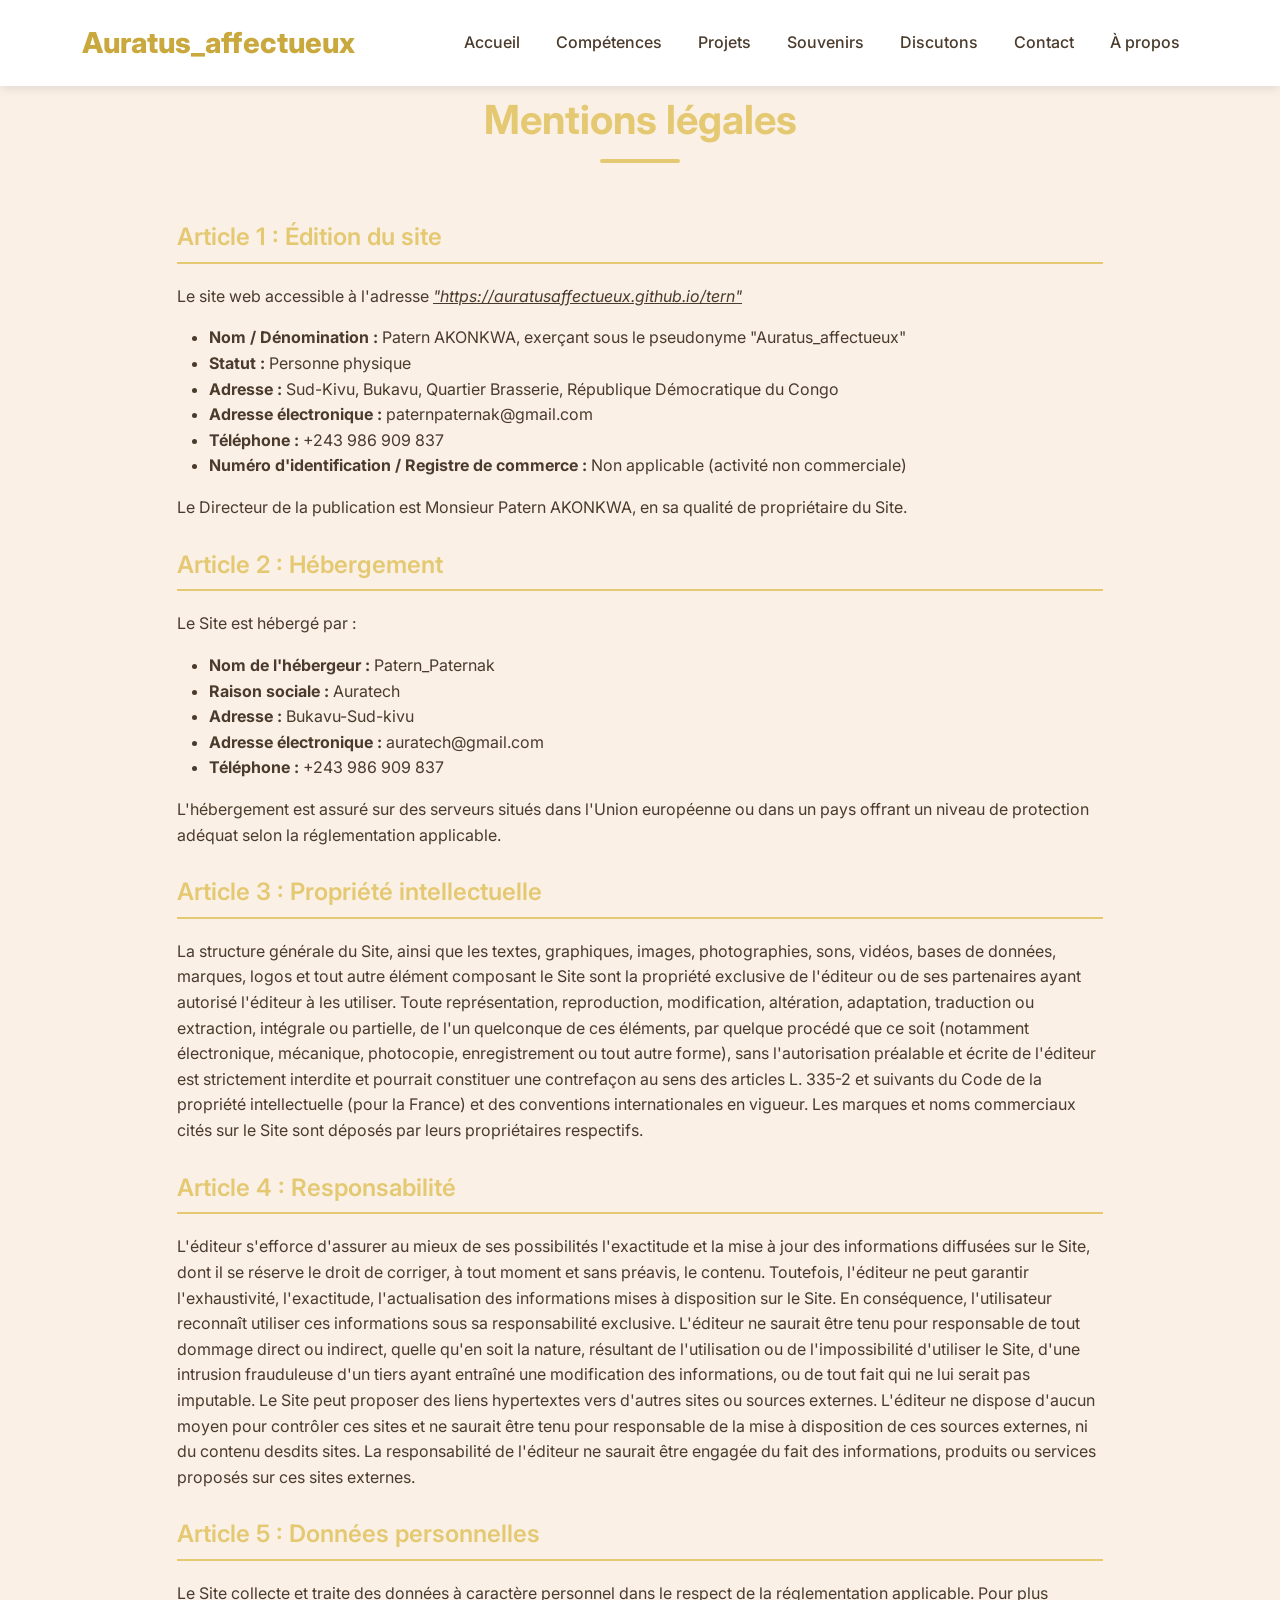
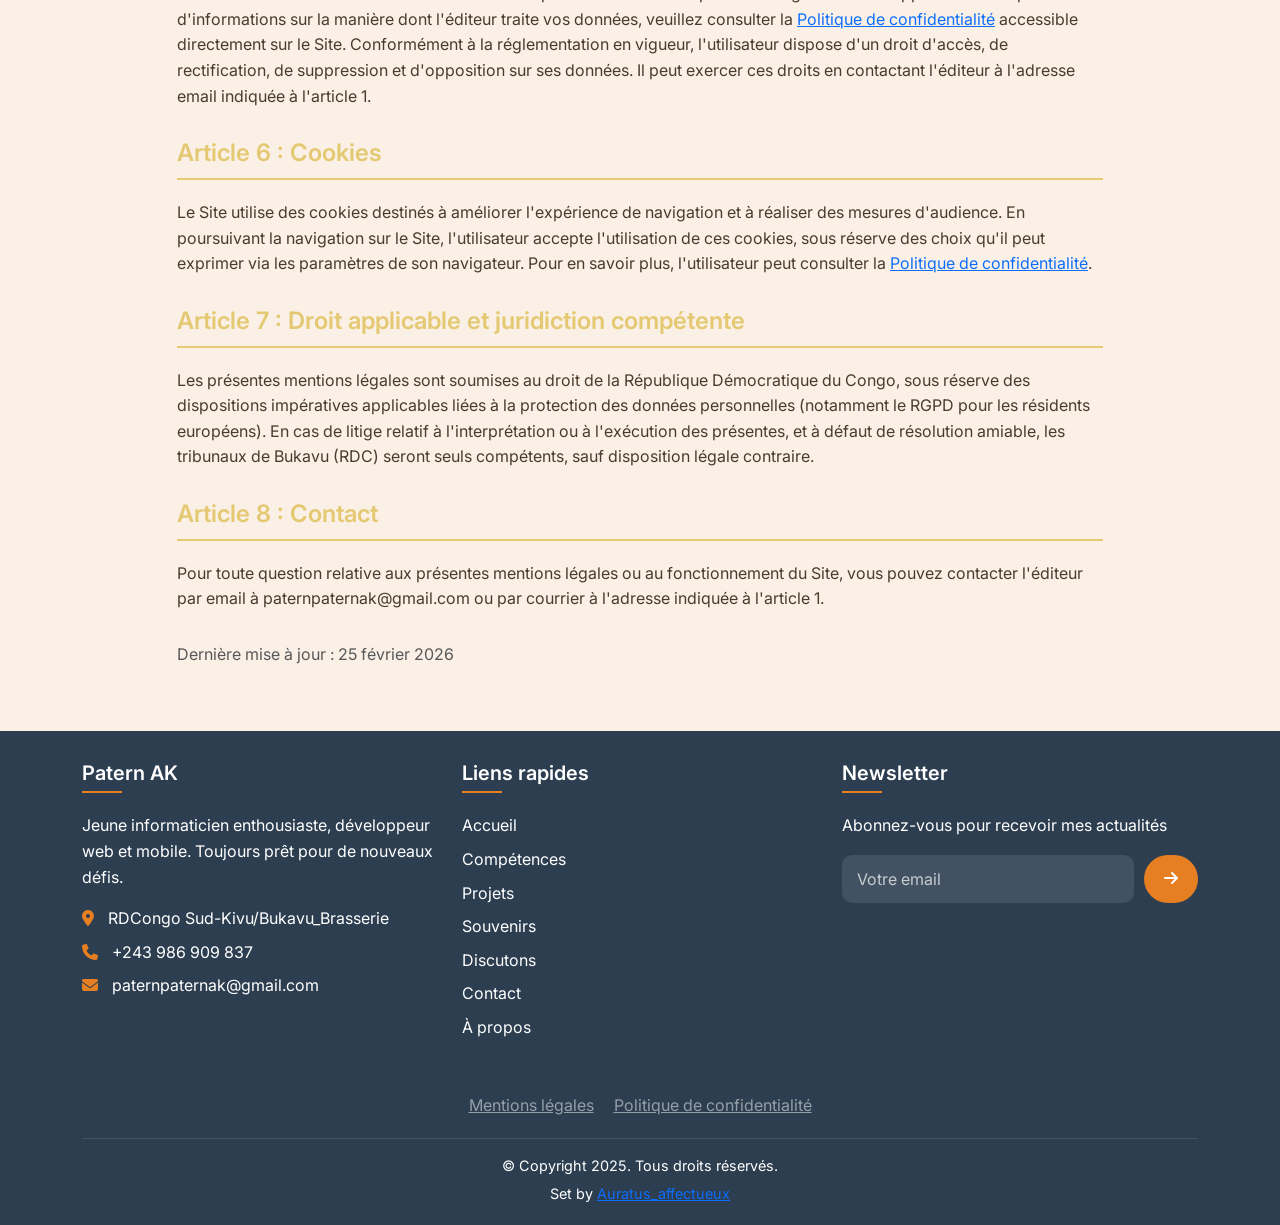
<file: mentions.html>
<!DOCTYPE html>
<html lang="fr">

<head>
    <meta charset="UTF-8">
    <meta name="viewport" content="width=device-width, initial-scale=1.0">
    <title>Mentions légales - Auratus_affectueux </title>
    <link href="https://cdn.jsdelivr.net/npm/bootstrap@5.3.0/dist/css/bootstrap.min.css" rel="stylesheet">
    <link rel="stylesheet" href="https://cdnjs.cloudflare.com/ajax/libs/font-awesome/6.4.0/css/all.min.css">
    <link href="https://fonts.googleapis.com/css2?family=Inter:wght@300;400;600;700&display=swap" rel="stylesheet">
    <link rel="stylesheet" href="style.css">
    <style>
        .article {
            margin-bottom: 30px;
        }

        .article h4 {
            color: var(--primary);
            border-bottom: 2px solid var(--primary);
            padding-bottom: 10px;
            margin-bottom: 20px;
        }
    </style>
</head>

<body>
    <nav class="navbar navbar-expand-lg fixed-top">
        <div class="container">
            <a class="navbar-brand" href="index.html">Auratus_affectueux</a>
            <button class="navbar-toggler" type="button" data-bs-toggle="collapse" data-bs-target="#navbarNav">
                <span class="navbar-toggler-icon"></span>
            </button>
            <div class="collapse navbar-collapse" id="navbarNav">
                <ul class="navbar-nav ms-auto">
                    <li class="nav-item"><a class="nav-link" href="index.html">Accueil</a></li>
                    <li class="nav-item"><a class="nav-link" href="index.html#competences">Compétences</a></li>
                    <li class="nav-item"><a class="nav-link" href="index.html#projets">Projets</a></li>
                    <li class="nav-item"><a class="nav-link" href="index.html#souvenirs">Souvenirs</a></li>
                    <li class="nav-item"><a class="nav-link" href="index.html#discutons">Discutons</a></li>
                    <li class="nav-item"><a class="nav-link" href="index.html#contact">Contact</a></li>
                    <li class="nav-item"><a class="nav-link" href="apropos.html">À propos</a></li>
                </ul>
            </div>
        </div>
    </nav>

    <section class="py-5 mt-5">
        <div class="container">
            <h2 class="section-title">Mentions légales</h2>
            <div class="row justify-content-center">
                <div class="col-lg-10">
                    <div class="article">
                        <h4>Article 1 : Édition du site</h4>
                        <p>Le site web accessible à l'adresse <u><i>"https://auratusaffectueux.github.io/tern"</i></u>
                        <ul>
                            <li><strong>Nom / Dénomination :</strong> Patern AKONKWA, exerçant sous le pseudonyme
                                "Auratus_affectueux"</li>
                            <li><strong>Statut :</strong> Personne physique</li>
                            <li><strong>Adresse :</strong> Sud-Kivu, Bukavu, Quartier Brasserie, République Démocratique
                                du Congo</li>
                            <li><strong>Adresse électronique :</strong> paternpaternak@gmail.com</li>
                            <li><strong>Téléphone :</strong> +243 986 909 837</li>
                            <li><strong>Numéro d'identification / Registre de commerce :</strong> Non applicable
                                (activité non commerciale)</li>
                        </ul>
                        <p>Le Directeur de la publication est Monsieur Patern AKONKWA, en sa qualité de propriétaire du
                            Site.</p>
                    </div>

                    <div class="article">
                        <h4>Article 2 : Hébergement</h4>
                        <p>Le Site est hébergé par :</p>
                        <ul>
                            <li><strong>Nom de l'hébergeur :</strong> Patern_Paternak</li>
                            <li><strong>Raison sociale :</strong> Auratech</li>
                            <li><strong>Adresse :</strong> Bukavu-Sud-kivu</li>
                            <li><strong>Adresse électronique :</strong> auratech@gmail.com</li>
                            <li><strong>Téléphone :</strong> +243 986 909 837 </li>
                        </ul>
                        <p>L'hébergement est assuré sur des serveurs situés dans l'Union européenne ou dans un pays
                            offrant un niveau de protection adéquat selon la réglementation applicable.</p>
                    </div>

                    <div class="article">
                        <h4>Article 3 : Propriété intellectuelle</h4>
                        <p>La structure générale du Site, ainsi que les textes, graphiques, images, photographies, sons,
                            vidéos, bases de données, marques, logos et tout autre élément composant le Site sont la
                            propriété exclusive de l'éditeur ou de ses partenaires ayant autorisé l'éditeur à les
                            utiliser. Toute représentation, reproduction, modification, altération, adaptation,
                            traduction ou extraction, intégrale ou partielle, de l'un quelconque de ces éléments, par
                            quelque procédé que ce soit (notamment électronique, mécanique, photocopie, enregistrement
                            ou tout autre forme), sans l'autorisation préalable et écrite de l'éditeur est strictement
                            interdite et pourrait constituer une contrefaçon au sens des articles L. 335-2 et suivants
                            du Code de la propriété intellectuelle (pour la France) et des conventions internationales
                            en vigueur. Les marques et noms commerciaux cités sur le Site sont déposés par leurs
                            propriétaires respectifs.</p>
                    </div>

                    <div class="article">
                        <h4>Article 4 : Responsabilité</h4>
                        <p>L'éditeur s'efforce d'assurer au mieux de ses possibilités l'exactitude et la mise à jour des
                            informations diffusées sur le Site, dont il se réserve le droit de corriger, à tout moment
                            et sans préavis, le contenu. Toutefois, l'éditeur ne peut garantir l'exhaustivité,
                            l'exactitude, l'actualisation des informations mises à disposition sur le Site. En
                            conséquence, l'utilisateur reconnaît utiliser ces informations sous sa responsabilité
                            exclusive. L'éditeur ne saurait être tenu pour responsable de tout dommage direct ou
                            indirect, quelle qu'en soit la nature, résultant de l'utilisation ou de l'impossibilité
                            d'utiliser le Site, d'une intrusion frauduleuse d'un tiers ayant entraîné une modification
                            des informations, ou de tout fait qui ne lui serait pas imputable. Le Site peut proposer des
                            liens hypertextes vers d'autres sites ou sources externes. L'éditeur ne dispose d'aucun
                            moyen pour contrôler ces sites et ne saurait être tenu pour responsable de la mise à
                            disposition de ces sources externes, ni du contenu desdits sites. La responsabilité de
                            l'éditeur ne saurait être engagée du fait des informations, produits ou services proposés
                            sur ces sites externes.</p>
                    </div>

                    <div class="article">
                        <h4>Article 5 : Données personnelles</h4>
                        <p>Le Site collecte et traite des données à caractère personnel dans le respect de la
                            réglementation applicable. Pour plus d'informations sur la manière dont l'éditeur traite vos
                            données, veuillez consulter la <a href="politique.html">Politique de confidentialité</a>
                            accessible directement sur le Site. Conformément à la réglementation en vigueur,
                            l'utilisateur dispose d'un droit d'accès, de rectification, de suppression et d'opposition
                            sur ses données. Il peut exercer ces droits en contactant l'éditeur à l'adresse email
                            indiquée à l'article 1.</p>
                    </div>

                    <div class="article">
                        <h4>Article 6 : Cookies</h4>
                        <p>Le Site utilise des cookies destinés à améliorer l'expérience de navigation et à réaliser des
                            mesures d'audience. En poursuivant la navigation sur le Site, l'utilisateur accepte
                            l'utilisation de ces cookies, sous réserve des choix qu'il peut exprimer via les paramètres
                            de son navigateur. Pour en savoir plus, l'utilisateur peut consulter la <a
                                href="politique.html">Politique de confidentialité</a>.</p>
                    </div>

                    <div class="article">
                        <h4>Article 7 : Droit applicable et juridiction compétente</h4>
                        <p>Les présentes mentions légales sont soumises au droit de la République Démocratique du Congo,
                            sous réserve des dispositions impératives applicables liées à la protection des données
                            personnelles (notamment le RGPD pour les résidents européens). En cas de litige relatif à
                            l'interprétation ou à l'exécution des présentes, et à défaut de résolution amiable, les
                            tribunaux de Bukavu (RDC) seront seuls compétents, sauf disposition légale contraire.</p>
                    </div>

                    <div class="article">
                        <h4>Article 8 : Contact</h4>
                        <p>Pour toute question relative aux présentes mentions légales ou au fonctionnement du Site,
                            vous pouvez contacter l'éditeur par email à paternpaternak@gmail.com ou par courrier à
                            l'adresse indiquée à l'article 1.</p>
                    </div>

                    <p class="text-muted mt-4">Dernière mise à jour : 25 février 2026</p>
                </div>
            </div>
        </div>
    </section>

    <footer>
        <div class="container">
            <div class="row">
                <div class="col-lg-4 col-md-6 footer-widget">
                    <h5>Patern AK</h5>
                    <p>Jeune informaticien enthousiaste, développeur web et mobile. Toujours prêt pour de nouveaux
                        défis.</p>
                    <ul>
                        <li><i class="fas fa-map-marker-alt"></i> RDCongo Sud-Kivu/Bukavu_Brasserie</li>
                        <li><i class="fas fa-phone"></i> +243 986 909 837</li>
                        <li><i class="fas fa-envelope"></i> paternpaternak@gmail.com</li>
                    </ul>
                </div>
                <div class="col-lg-4 col-md-6 footer-widget">
                    <h5>Liens rapides</h5>
                    <ul>
                        <li><a href="index.html">Accueil</a></li>
                        <li><a href="index.html#competences">Compétences</a></li>
                        <li><a href="index.html#projets">Projets</a></li>
                        <li><a href="index.html#souvenirs">Souvenirs</a></li>
                        <li><a href="index.html#discutons">Discutons</a></li>
                        <li><a href="index.html#contact">Contact</a></li>
                        <li><a href="apropos.html">À propos</a></li>
                    </ul>
                </div>
                <div class="col-lg-4 col-md-6 footer-widget">
                    <h5>Newsletter</h5>
                    <p>Abonnez-vous pour recevoir mes actualités</p>
                    <form action="https://formspree.io/f/votreformulaire" method="POST" class="newsletter-form">
                        <input type="email" name="email" class="form-control" placeholder="Votre email" required>
                        <button type="submit"><i class="fas fa-arrow-right"></i></button>
                    </form>
                </div>
            </div>
            <div class="row mt-3">
                <div class="col-12 text-center">
                    <a href="mentions.html" class="text-white-50 me-3">Mentions légales</a>
                    <a href="politique.html" class="text-white-50">Politique de confidentialité</a>
                </div>
            </div>
            <div class="copyright">
                <p>&copy; Copyright 2025. Tous droits réservés.</p>
                <p>Set by <a href="https://www.facebook.com/Patern_Dit_auratus_affectueux/"
                        target="_blank">Auratus_affectueux</a></p>
            </div>
        </div>
    </footer>

    <script src="https://cdn.jsdelivr.net/npm/bootstrap@5.3.0/dist/js/bootstrap.bundle.min.js"></script>
    <script src="script.js"></script>
</body>

</html>
</file>
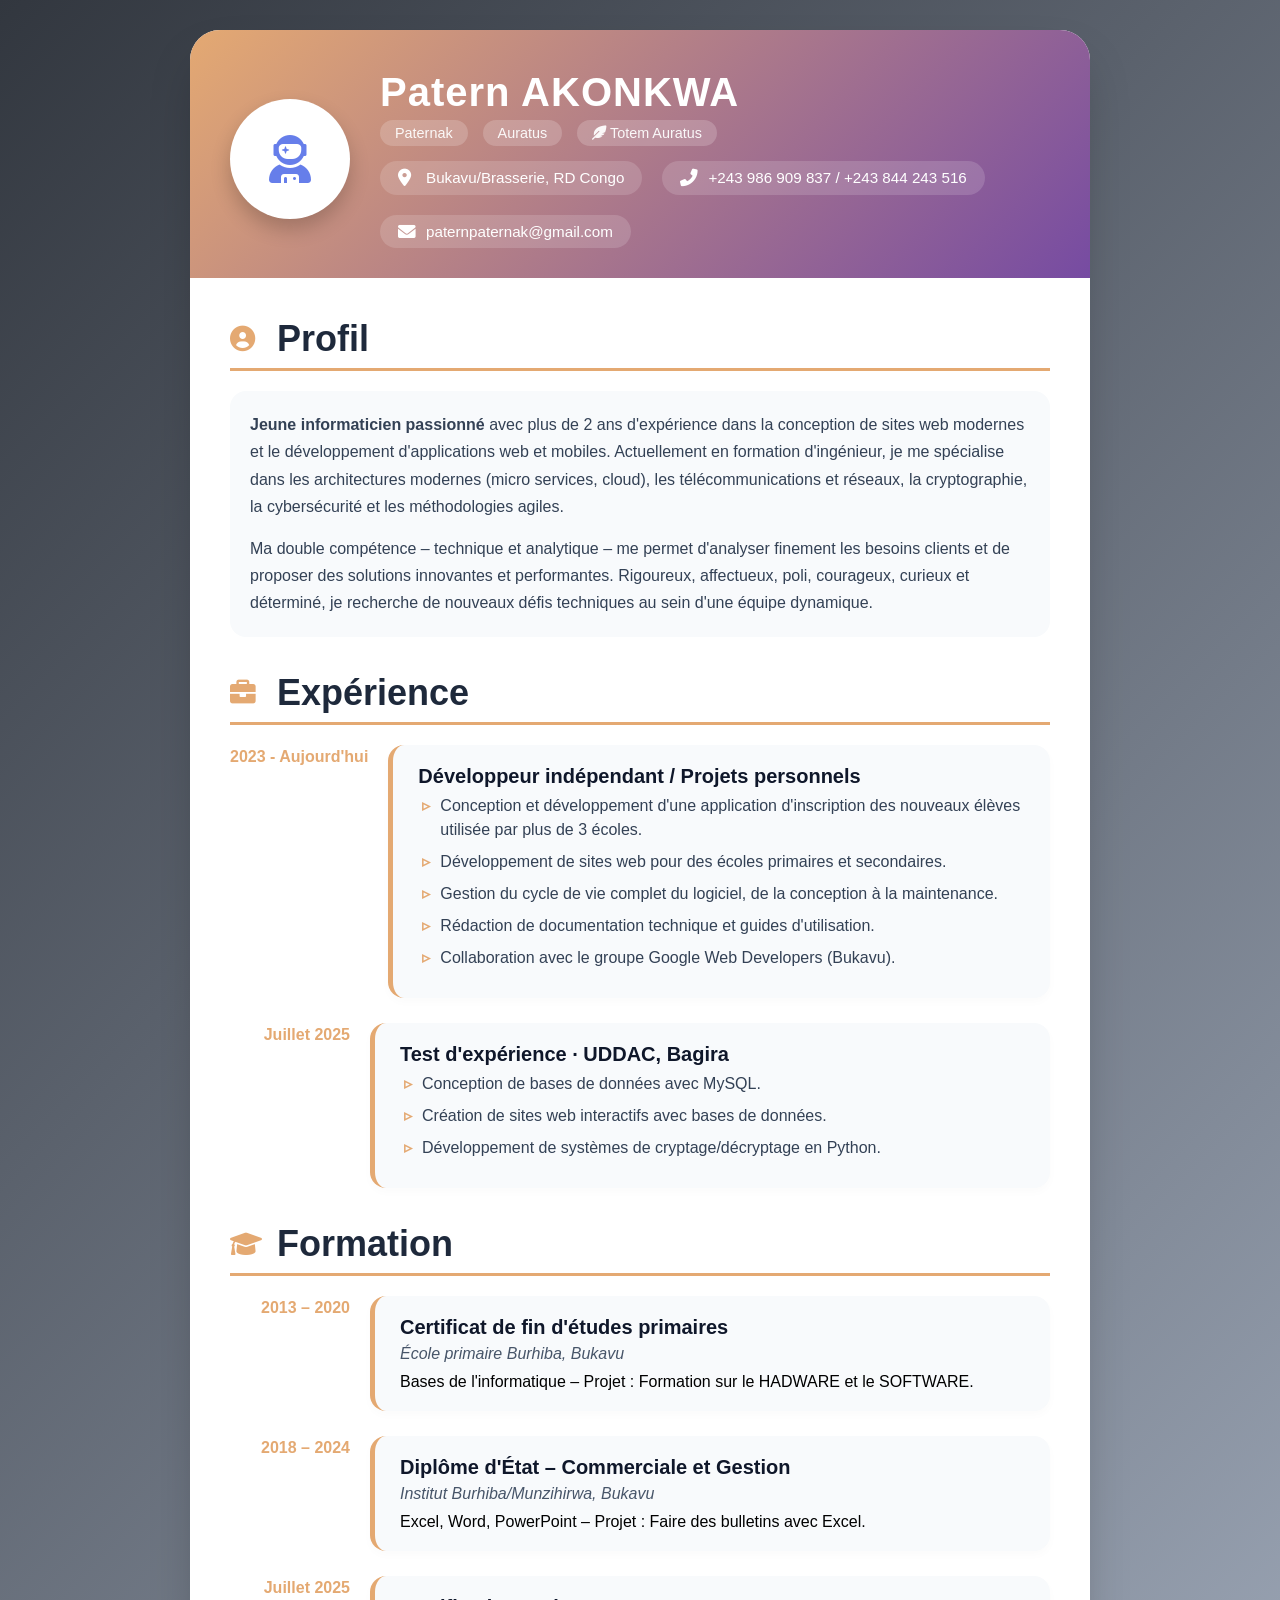
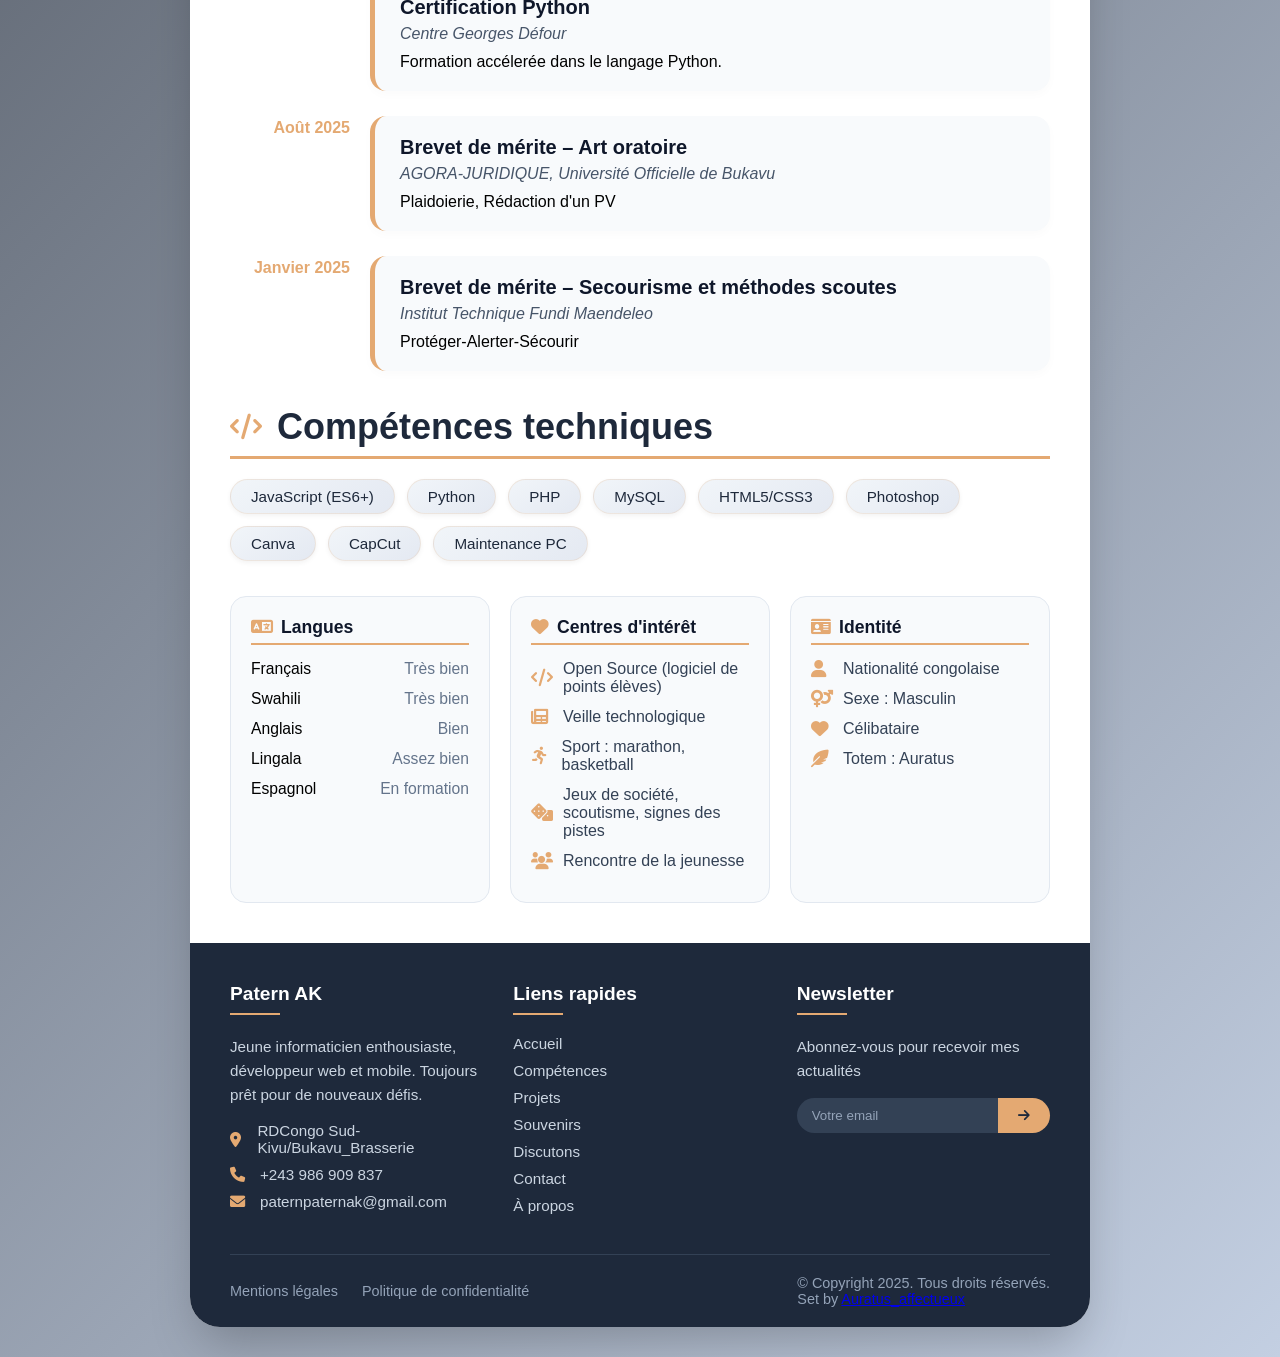
<file: moncv.html>
<!DOCTYPE html>
<html lang="fr">

<head>
    <meta charset="UTF-8">
    <meta name="viewport" content="width=device-width, initial-scale=1.0">
    <title>Auratus_affectueux CV</title>
    <!-- Font Awesome -->
    <link rel="stylesheet" href="https://cdnjs.cloudflare.com/ajax/libs/font-awesome/6.0.0-beta3/css/all.min.css">
    <style>
        * {
            margin: 0;
            padding: 0;
            box-sizing: border-box;
        }

        body {
            background: linear-gradient(135deg, #32373f 0%, #c3cfe2 100%);
            font-family: 'Segoe UI', Roboto, 'Helvetica Neue', sans-serif;
            display: flex;
            justify-content: center;
            align-items: center;
            min-height: 100vh;
            padding: 30px 20px;
        }

        .cv-card {
            max-width: 900px;
            width: 100%;
            background-color: #ffffff;
            border-radius: 30px;
            box-shadow: 0 25px 50px -12px rgba(0, 0, 0, 0.25);
            overflow: hidden;
            transition: all 0.3s ease;
        }

        /* En-tête avec photo de profil (si disponible) */
        .cv-header {
            background: linear-gradient(135deg, #e4a972 0%, #764ba2 100%);
            padding: 40px 40px 30px 40px;
            color: white;
            display: flex;
            flex-wrap: wrap;
            gap: 30px;
            align-items: center;
        }

        .profile-pic {
            width: 120px;
            height: 120px;
            background: #fff;
            border-radius: 50%;
            display: flex;
            align-items: center;
            justify-content: center;
            font-size: 3rem;
            color: #667eea;
            box-shadow: 0 10px 20px rgba(0, 0, 0, 0.2);
        }

        .header-info {
            flex: 1;
        }

        .header-info h1 {
            font-size: 2.5rem;
            font-weight: 700;
            margin-bottom: 5px;
            letter-spacing: 1px;
        }

        .header-info .subhead {
            font-size: 1.2rem;
            opacity: 0.95;
            margin-bottom: 15px;
            display: flex;
            align-items: center;
            gap: 15px;
            flex-wrap: wrap;
        }

        .header-info .subhead span {
            background: rgba(255, 255, 255, 0.2);
            padding: 5px 15px;
            border-radius: 50px;
            font-size: 0.9rem;
        }

        .contact-info {
            display: flex;
            flex-wrap: wrap;
            gap: 20px;
            margin-top: 10px;
        }

        .contact-info div {
            display: flex;
            align-items: center;
            gap: 8px;
            background: rgba(255, 255, 255, 0.15);
            padding: 8px 18px;
            border-radius: 40px;
            font-size: 0.95rem;
        }

        .contact-info i {
            width: 20px;
            font-size: 1.1rem;
        }

        .contact-info a {
            color: white;
            text-decoration: none;
        }

        .contact-info a:hover {
            text-decoration: underline;
        }

        /* Corps principal */
        .cv-body {
            padding: 40px;
        }

        /* Sections */
        .section {
            margin-bottom: 35px;
        }

        .section-title {
            display: flex;
            align-items: center;
            gap: 12px;
            margin-bottom: 20px;
            font-size: 1.5rem;
            font-weight: 600;
            color: #1e293b;
            border-bottom: 3px solid #e4a972;
            padding-bottom: 8px;
        }

        .section-title i {
            color: #e4a972;
            font-size: 1.6rem;
            width: 35px;
        }

        /* Bloc d'expérience / formation */
        .timeline-item {
            display: flex;
            gap: 20px;
            margin-bottom: 25px;
            position: relative;
        }

        .timeline-left {
            min-width: 120px;
            font-weight: 600;
            color: #e4a972;
            font-size: 1rem;
            text-align: right;
            padding-top: 3px;
        }

        .timeline-content {
            flex: 1;
            background: #f8fafc;
            padding: 20px 25px;
            border-radius: 16px;
            border-left: 5px solid #e4a972;
            box-shadow: 0 4px 10px rgba(0, 0, 0, 0.02);
        }

        .timeline-content h3 {
            font-size: 1.25rem;
            font-weight: 600;
            color: #0f172a;
            margin-bottom: 6px;
        }

        .timeline-content .sub {
            font-weight: 500;
            color: #475569;
            margin-bottom: 10px;
            font-style: italic;
        }

        .timeline-content ul {
            list-style: none;
            padding-left: 0;
        }

        .timeline-content li {
            margin-bottom: 8px;
            padding-left: 22px;
            position: relative;
            line-height: 1.5;
            color: #334155;
        }

        .timeline-content li::before {
            content: "▹";
            color: #e4a972;
            font-weight: bold;
            position: absolute;
            left: 4px;
        }

        /* Grille de compétences */
        .skills-grid {
            display: flex;
            flex-wrap: wrap;
            gap: 12px;
        }

        .skill-tag {
            background: linear-gradient(145deg, #f1f5f9, #e4e9f2);
            color: #1e293b;
            padding: 8px 20px;
            border-radius: 40px;
            font-size: 0.95rem;
            font-weight: 500;
            box-shadow: 0 2px 5px rgba(0, 0, 0, 0.05);
            border: 1px solid #e4a97230;
            transition: 0.2s;
        }

        .skill-tag:hover {
            background: #e4a972;
            color: white;
            transform: translateY(-2px);
        }

        /* Langues et intérêts */
        .info-grid {
            display: grid;
            grid-template-columns: repeat(auto-fit, minmax(200px, 1fr));
            gap: 20px;
        }

        .info-card {
            background: #f8fafc;
            border-radius: 16px;
            padding: 20px;
            border: 1px solid #e2e8f0;
        }

        .info-card h4 {
            display: flex;
            align-items: center;
            gap: 8px;
            font-size: 1.1rem;
            margin-bottom: 15px;
            color: #0f172a;
            border-bottom: 2px solid #e4a972;
            padding-bottom: 5px;
        }

        .info-card h4 i {
            color: #e4a972;
        }

        .lang-item {
            display: flex;
            justify-content: space-between;
            margin-bottom: 12px;
            font-size: 0.98rem;
        }

        .lang-item span:first-child {
            font-weight: 500;
        }

        .lang-item span:last-child {
            color: #64748b;
        }

        .interest-item {
            display: flex;
            align-items: center;
            gap: 10px;
            margin-bottom: 12px;
            color: #334155;
        }

        .interest-item i {
            color: #e4a972;
            width: 22px;
            font-size: 1.1rem;
        }

        /* Nouveau footer (similaire à l'index) */
        .cv-footer {
            background: #1e293b;
            color: #fff;
            padding: 40px 40px 20px;
        }

        .footer-grid {
            display: grid;
            grid-template-columns: repeat(auto-fit, minmax(250px, 1fr));
            gap: 30px;
            margin-bottom: 30px;
        }

        .footer-widget h5 {
            color: #fff;
            font-size: 1.2rem;
            margin-bottom: 20px;
            position: relative;
            padding-bottom: 10px;
        }

        .footer-widget h5::after {
            content: '';
            position: absolute;
            left: 0;
            bottom: 0;
            width: 50px;
            height: 2px;
            background: #e4a972;
        }

        .footer-widget p {
            color: #cbd5e1;
            line-height: 1.6;
            margin-bottom: 15px;
            font-size: 0.95rem;
        }

        .footer-widget ul {
            list-style: none;
            padding: 0;
        }

        .footer-widget ul li {
            margin-bottom: 10px;
            display: flex;
            align-items: center;
            gap: 10px;
            color: #cbd5e1;
            font-size: 0.95rem;
        }

        .footer-widget ul li i {
            color: #e4a972;
            width: 20px;
        }

        .footer-widget ul li a {
            color: #cbd5e1;
            text-decoration: none;
            transition: color 0.3s;
        }

        .footer-widget ul li a:hover {
            color: #e4a972;
        }

        .newsletter-form {
            display: flex;
            margin-top: 15px;
        }

        .newsletter-form input {
            flex: 1;
            padding: 10px 15px;
            border: none;
            border-radius: 30px 0 0 30px;
            background: #334155;
            color: white;
            outline: none;
        }

        .newsletter-form input::placeholder {
            color: #94a3b8;
        }

        .newsletter-form button {
            background: #e4a972;
            border: none;
            padding: 10px 20px;
            border-radius: 0 30px 30px 0;
            color: #1e293b;
            cursor: pointer;
            transition: background 0.3s;
        }

        .newsletter-form button:hover {
            background: #d48c4e;
        }

        .footer-bottom {
            display: flex;
            justify-content: space-between;
            align-items: center;
            flex-wrap: wrap;
            gap: 15px;
            padding-top: 20px;
            border-top: 1px solid #334155;
            font-size: 0.9rem;
        }

        .footer-bottom-links a {
            color: #94a3b8;
            text-decoration: none;
            margin-right: 20px;
            transition: color 0.3s;
        }

        .footer-bottom-links a:hover {
            color: #e4a972;
        }

        .footer-bottom-copyright {
            color: #94a3b8;
        }

        .footer-bottom-copyright span {
            color: #e4a972;
        }

        /* Responsive */
        @media (max-width: 700px) {
            .cv-header {
                flex-direction: column;
                text-align: center;
            }

            .header-info .subhead {
                justify-content: center;
            }

            .contact-info {
                justify-content: center;
            }

            .timeline-item {
                flex-direction: column;
                gap: 5px;
            }

            .timeline-left {
                text-align: left;
                min-width: auto;
            }

            .cv-body {
                padding: 25px;
            }

            .footer-bottom {
                flex-direction: column;
                text-align: center;
            }

            .footer-bottom-links a {
                margin: 0 10px;
            }
        }
    </style>
</head>

<body>
    <div class="cv-card">
        <!-- En-tête -->
        <div class="cv-header">
            <div class="profile-pic">
                <i class="fas fa-user-astronaut"></i>
            </div>
            <div class="header-info">
                <h1>Patern AKONKWA</h1>
                <div class="subhead">
                    <span>Paternak</span>
                    <span>Auratus</span>
                    <span><i class="fas fa-feather-alt"></i> Totem Auratus</span>
                </div>
                <div class="contact-info">
                    <div><i class="fas fa-map-marker-alt"></i> Bukavu/Brasserie, RD Congo</div>
                    <div><i class="fas fa-phone-alt"></i> +243 986 909 837 / +243 844 243 516</div>
                    <div><i class="fas fa-envelope"></i> <a
                            href="mailto:paternpaternak@gmail.com">paternpaternak@gmail.com</a></div>
                </div>
            </div>
        </div>

        <!-- Corps -->
        <div class="cv-body">
            <!-- Profil -->
            <div class="section">
                <div class="section-title">
                    <i class="fas fa-user-circle"></i>
                    <h2>Profil</h2>
                </div>
                <div style="background: #f8fafc; padding: 20px; border-radius: 16px; color: #334155; line-height: 1.7;">
                    <p><strong>Jeune informaticien passionné</strong> avec plus de 2 ans d'expérience dans la conception
                        de sites web modernes et le développement d'applications web et mobiles. Actuellement en
                        formation d'ingénieur, je me spécialise dans les architectures modernes (micro services, cloud),
                        les télécommunications et réseaux, la cryptographie, la cybersécurité et les méthodologies
                        agiles.</p>
                    <p style="margin-top: 15px;">Ma double compétence – technique et analytique – me permet d'analyser
                        finement les besoins clients et de proposer des solutions innovantes et performantes. Rigoureux,
                        affectueux, poli, courageux, curieux et déterminé, je recherche de nouveaux défis techniques au
                        sein d'une équipe dynamique.</p>
                </div>
            </div>

            <!-- Expérience professionnelle -->
            <div class="section">
                <div class="section-title">
                    <i class="fas fa-briefcase"></i>
                    <h2>Expérience</h2>
                </div>

                <div class="timeline-item">
                    <div class="timeline-left">2023 - Aujourd'hui</div>
                    <div class="timeline-content">
                        <h3>Développeur indépendant / Projets personnels</h3>
                        <ul>
                            <li>Conception et développement d'une application d'inscription des nouveaux élèves utilisée
                                par plus de 3 écoles.</li>
                            <li>Développement de sites web pour des écoles primaires et secondaires.</li>
                            <li>Gestion du cycle de vie complet du logiciel, de la conception à la maintenance.</li>
                            <li>Rédaction de documentation technique et guides d'utilisation.</li>
                            <li>Collaboration avec le groupe Google Web Developers (Bukavu).</li>
                        </ul>
                    </div>
                </div>

                <div class="timeline-item">
                    <div class="timeline-left">Juillet 2025</div>
                    <div class="timeline-content">
                        <h3>Test d'expérience · UDDAC, Bagira</h3>
                        <ul>
                            <li>Conception de bases de données avec MySQL.</li>
                            <li>Création de sites web interactifs avec bases de données.</li>
                            <li>Développement de systèmes de cryptage/décryptage en Python.</li>
                        </ul>
                    </div>
                </div>
            </div>

            <!-- Formation -->
            <div class="section">
                <div class="section-title">
                    <i class="fas fa-graduation-cap"></i>
                    <h2>Formation</h2>
                </div>

                <div class="timeline-item">
                    <div class="timeline-left">2013 – 2020</div>
                    <div class="timeline-content">
                        <h3>Certificat de fin d'études primaires</h3>
                        <div class="sub">École primaire Burhiba, Bukavu</div>
                        <div>Bases de l'informatique – Projet : Formation sur le HADWARE et le SOFTWARE.</div>
                    </div>
                </div>

                <div class="timeline-item">
                    <div class="timeline-left">2018 – 2024</div>
                    <div class="timeline-content">
                        <h3>Diplôme d'État – Commerciale et Gestion</h3>
                        <div class="sub">Institut Burhiba/Munzihirwa, Bukavu</div>
                        <div>Excel, Word, PowerPoint – Projet : Faire des bulletins avec Excel.</div>
                    </div>
                </div>

                <div class="timeline-item">
                    <div class="timeline-left">Juillet 2025</div>
                    <div class="timeline-content">
                        <h3>Certification Python</h3>
                        <div class="sub">Centre Georges Défour</div>
                        <div>Formation accélerée dans le langage Python.</div>
                    </div>
                </div>

                <div class="timeline-item">
                    <div class="timeline-left">Août 2025</div>
                    <div class="timeline-content">
                        <h3>Brevet de mérite – Art oratoire</h3>
                        <div class="sub">AGORA-JURIDIQUE, Université Officielle de Bukavu</div>
                        <div>Plaidoierie, Rédaction d'un PV</div>
                    </div>
                </div>

                <div class="timeline-item">
                    <div class="timeline-left">Janvier 2025</div>
                    <div class="timeline-content">
                        <h3>Brevet de mérite – Secourisme et méthodes scoutes</h3>
                        <div class="sub">Institut Technique Fundi Maendeleo</div>
                        <div>Protéger-Alerter-Sécourir</div>
                    </div>
                </div>
            </div>

            <!-- Compétences techniques -->
            <div class="section">
                <div class="section-title">
                    <i class="fas fa-code"></i>
                    <h2>Compétences techniques</h2>
                </div>
                <div class="skills-grid">
                    <span class="skill-tag">JavaScript (ES6+)</span>
                    <span class="skill-tag">Python</span>
                    <span class="skill-tag">PHP</span>
                    <span class="skill-tag">MySQL</span>
                    <span class="skill-tag">HTML5/CSS3</span>
                    <span class="skill-tag">Photoshop</span>
                    <span class="skill-tag">Canva</span>
                    <span class="skill-tag">CapCut</span>
                    <span class="skill-tag">Maintenance PC</span>
                </div>
            </div>

            <!-- Langues et centres d'intérêt en grille -->
            <div class="info-grid">
                <!-- Langues -->
                <div class="info-card">
                    <h4><i class="fas fa-language"></i> Langues</h4>
                    <div class="lang-item"><span>Français</span> <span>Très bien</span></div>
                    <div class="lang-item"><span>Swahili</span> <span>Très bien</span></div>
                    <div class="lang-item"><span>Anglais</span> <span>Bien</span></div>
                    <div class="lang-item"><span>Lingala</span> <span>Assez bien</span></div>
                    <div class="lang-item"><span>Espagnol</span> <span>En formation</span></div>
                </div>
                <!-- Centres d'intérêt -->
                <div class="info-card">
                    <h4><i class="fas fa-heart"></i> Centres d'intérêt</h4>
                    <div class="interest-item"><i class="fas fa-code"></i> Open Source (logiciel de points élèves)</div>
                    <div class="interest-item"><i class="fas fa-newspaper"></i> Veille technologique</div>
                    <div class="interest-item"><i class="fas fa-running"></i> Sport : marathon, basketball</div>
                    <div class="interest-item"><i class="fas fa-dice"></i> Jeux de société, scoutisme, signes des pistes
                    </div>
                    <div class="interest-item"><i class="fas fa-users"></i> Rencontre de la jeunesse</div>
                </div>
                <!-- Identité -->
                <div class="info-card">
                    <h4><i class="fas fa-id-card"></i> Identité</h4>
                    <div class="interest-item"><i class="fas fa-user"></i> Nationalité congolaise</div>
                    <div class="interest-item"><i class="fas fa-venus-mars"></i> Sexe : Masculin</div>
                    <div class="interest-item"><i class="fas fa-heart"></i> Célibataire</div>
                    <div class="interest-item"><i class="fas fa-feather-alt"></i> Totem : Auratus</div>
                </div>
            </div>
        </div>

        <!-- Nouveau footer similaire à l'index -->
        <footer class="cv-footer">
            <div class="footer-grid">
                <!-- Widget 1 : Présentation -->
                <div class="footer-widget">
                    <h5>Patern AK</h5>
                    <p>Jeune informaticien enthousiaste, développeur web et mobile. Toujours prêt pour de nouveaux
                        défis.</p>
                    <ul>
                        <li><i class="fas fa-map-marker-alt"></i> RDCongo Sud-Kivu/Bukavu_Brasserie</li>
                        <li><i class="fas fa-phone"></i> +243 986 909 837</li>
                        <li><i class="fas fa-envelope"></i> paternpaternak@gmail.com</li>
                    </ul>
                </div>
                <!-- Widget 2 : Liens rapides -->
                <div class="footer-widget">
                    <h5>Liens rapides</h5>
                    <ul>
                        <li><a href="index.html">Accueil</a></li>
                        <li><a href="index.html#competences">Compétences</a></li>
                        <li><a href="index.html#projets">Projets</a></li>
                        <li><a href="index.html#souvenirs">Souvenirs</a></li>
                        <li><a href="index.html#discutons">Discutons</a></li>
                        <li><a href="index.html#contact">Contact</a></li>
                        <li><a href="apropos.html">À propos</a></li>
                    </ul>
                </div>
                <!-- Widget 3 : Newsletter -->
                <div class="footer-widget">
                    <h5>Newsletter</h5>
                    <p>Abonnez-vous pour recevoir mes actualités</p>
                    <form action="https://formspree.io/f/votreformulaire" method="POST" class="newsletter-form">
                        <input type="email" name="email" class="form-control" placeholder="Votre email" required>
                        <button type="submit"><i class="fas fa-arrow-right"></i></button>
                    </form>
                </div>
            </div>

            <!-- Bottom links and copyright -->
            <div class="footer-bottom">
                <div class="footer-bottom-links">
                    <a href="mentions.html">Mentions légales</a>
                    <a href="politique.html">Politique de confidentialité</a>
                </div>
                <div class="footer-bottom-copyright">
                    &copy; Copyright 2025. Tous droits réservés.
                    <p>Set by <a href="https://www.facebook.com/Patern_Dit_auratus_affectueux/"
                            target="_blank">Auratus_affectueux</a></p>
                </div>
        </footer>
    </div>
</body>

</html>
</file>
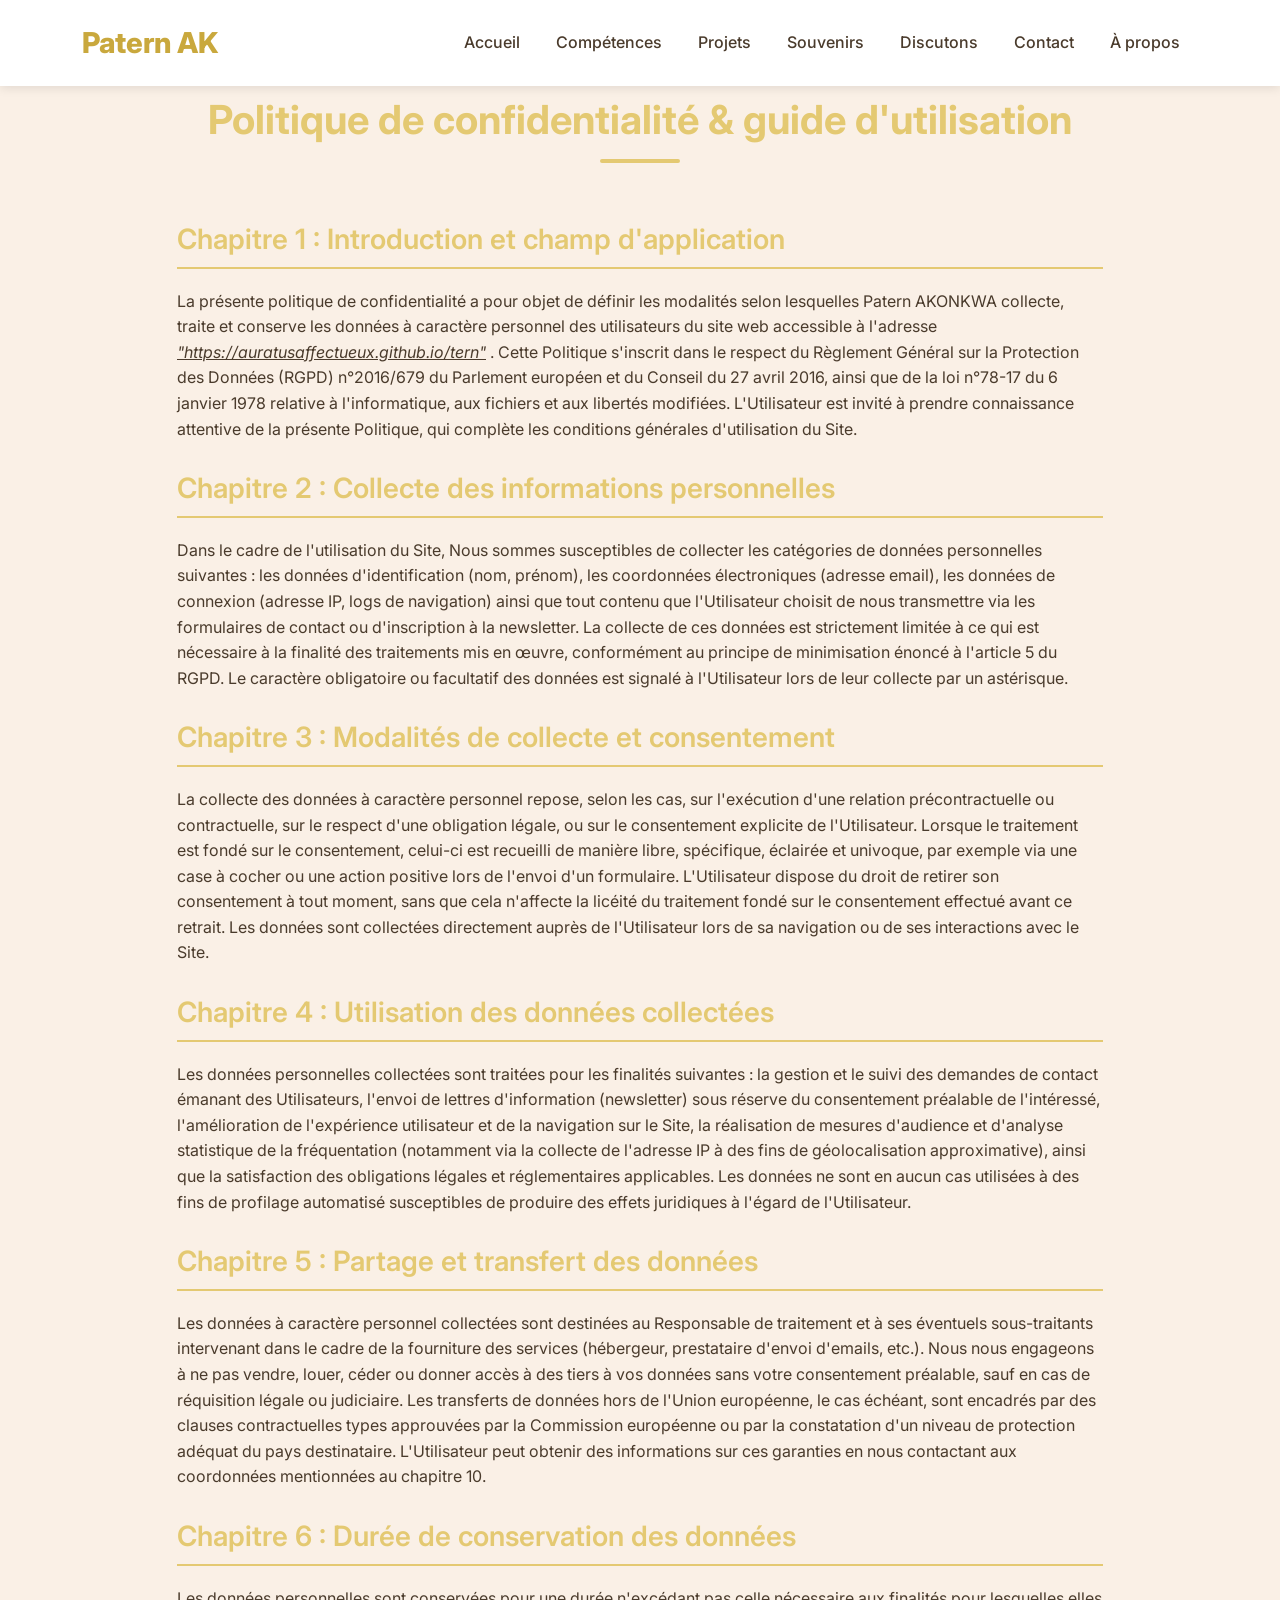
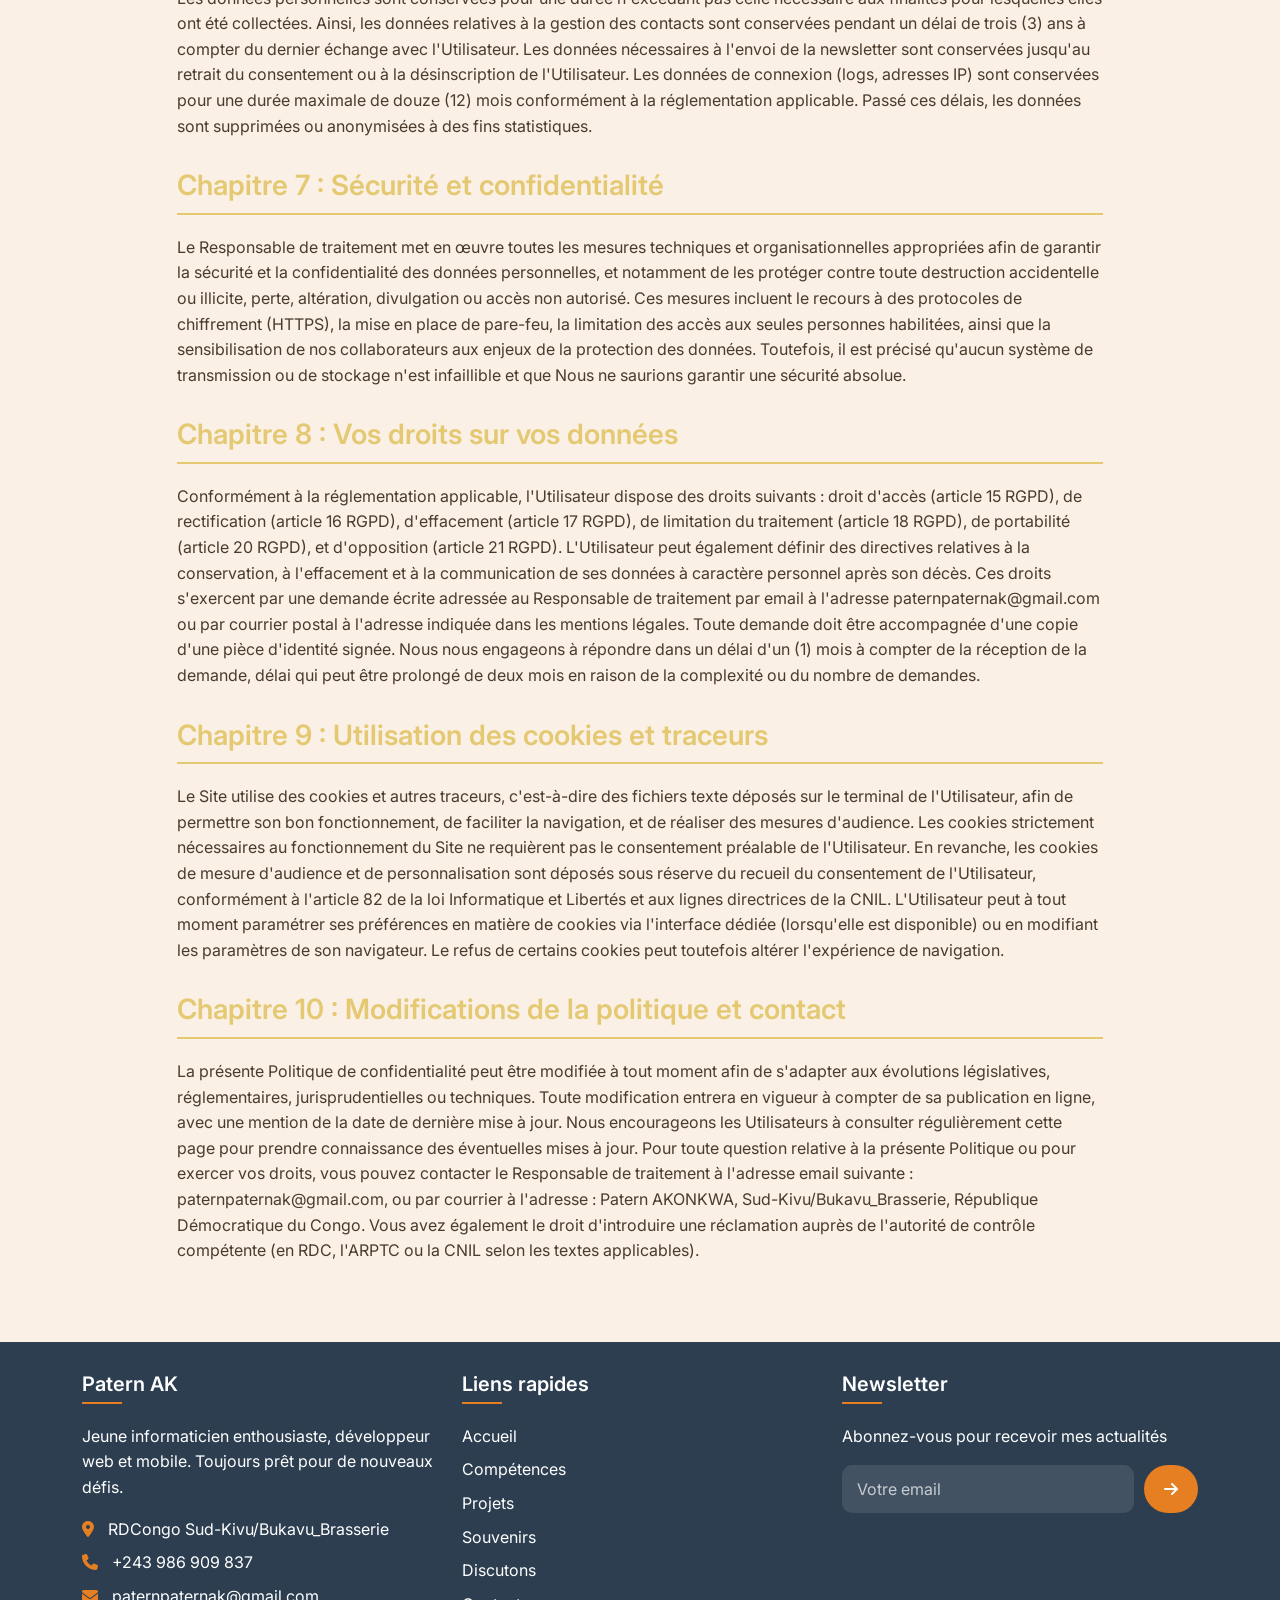
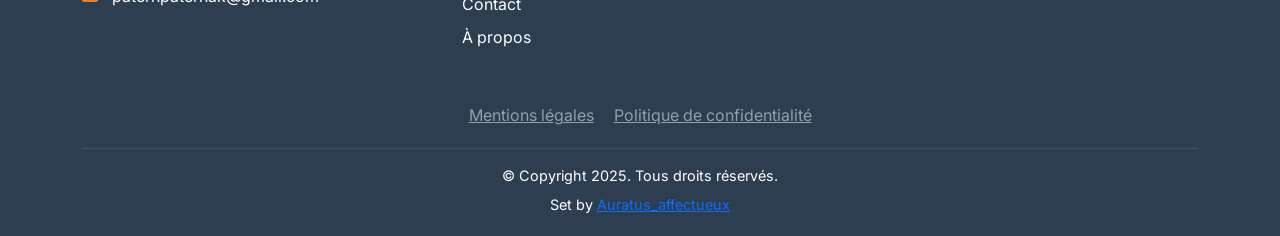
<file: politique.html>
<!DOCTYPE html>
<html lang="fr">

<head>
    <meta charset="UTF-8">
    <meta name="viewport" content="width=device-width, initial-scale=1.0">
    <title>Politique de confidentialité - Auratus_affectueux </title>
    <link href="https://cdn.jsdelivr.net/npm/bootstrap@5.3.0/dist/css/bootstrap.min.css" rel="stylesheet">
    <link rel="stylesheet" href="https://cdnjs.cloudflare.com/ajax/libs/font-awesome/6.4.0/css/all.min.css">
    <link href="https://fonts.googleapis.com/css2?family=Inter:wght@300;400;600;700&display=swap" rel="stylesheet">
    <link rel="stylesheet" href="style.css">
    <style>
        .chapitre {
            margin-bottom: 30px;
        }

        .chapitre h3 {
            color: var(--primary);
            border-bottom: 2px solid var(--primary);
            padding-bottom: 10px;
            margin-bottom: 20px;
        }
    </style>
</head>

<body>
    <nav class="navbar navbar-expand-lg fixed-top">
        <div class="container">
            <a class="navbar-brand" href="index.html">Patern AK</a>
            <button class="navbar-toggler" type="button" data-bs-toggle="collapse" data-bs-target="#navbarNav">
                <span class="navbar-toggler-icon"></span>
            </button>
            <div class="collapse navbar-collapse" id="navbarNav">
                <ul class="navbar-nav ms-auto">
                    <li class="nav-item"><a class="nav-link" href="index.html">Accueil</a></li>
                    <li class="nav-item"><a class="nav-link" href="index.html#competences">Compétences</a></li>
                    <li class="nav-item"><a class="nav-link" href="index.html#projets">Projets</a></li>
                    <li class="nav-item"><a class="nav-link" href="index.html#souvenirs">Souvenirs</a></li>
                    <li class="nav-item"><a class="nav-link" href="index.html#discutons">Discutons</a></li>
                    <li class="nav-item"><a class="nav-link" href="index.html#contact">Contact</a></li>
                    <li class="nav-item"><a class="nav-link" href="apropos.html">À propos</a></li>
                </ul>
            </div>
        </div>
    </nav>

    <section class="py-5 mt-5">
        <div class="container">
            <h2 class="section-title">Politique de confidentialité & guide d'utilisation</h2>
            <div class="row justify-content-center">
                <div class="col-lg-10">
                    <!-- Chapitre 1 -->
                    <div class="chapitre">
                        <h3>Chapitre 1 : Introduction et champ d'application</h3>
                        <p>La présente politique de confidentialité a pour objet de définir les modalités selon
                            lesquelles Patern AKONKWA collecte, traite et conserve les données à caractère personnel des
                            utilisateurs du site web accessible à
                            l'adresse <u><i>"https://auratusaffectueux.github.io/tern"</i></u> . Cette Politique
                            s'inscrit dans le
                            respect du Règlement Général sur la Protection des Données (RGPD) n°2016/679 du Parlement
                            européen et du Conseil du 27 avril 2016, ainsi que de la loi n°78-17 du 6 janvier 1978
                            relative à l'informatique, aux fichiers et aux libertés modifiées. L'Utilisateur est invité
                            à prendre connaissance attentive de la présente Politique, qui complète les conditions
                            générales d'utilisation du Site.</p>
                    </div>

                    <!-- Chapitre 2 -->
                    <div class="chapitre">
                        <h3>Chapitre 2 : Collecte des informations personnelles</h3>
                        <p>Dans le cadre de l'utilisation du Site, Nous sommes susceptibles de collecter les catégories
                            de données personnelles suivantes : les données d'identification (nom, prénom), les
                            coordonnées électroniques (adresse email), les données de connexion (adresse IP, logs de
                            navigation) ainsi que tout contenu que l'Utilisateur choisit de nous transmettre via les
                            formulaires de contact ou d'inscription à la newsletter. La collecte de ces données est
                            strictement limitée à ce qui est nécessaire à la finalité des traitements mis en œuvre,
                            conformément au principe de minimisation énoncé à l'article 5 du RGPD. Le caractère
                            obligatoire ou facultatif des données est signalé à l'Utilisateur lors de leur collecte par
                            un astérisque.</p>
                    </div>

                    <!-- Chapitre 3 -->
                    <div class="chapitre">
                        <h3>Chapitre 3 : Modalités de collecte et consentement</h3>
                        <p>La collecte des données à caractère personnel repose, selon les cas, sur l'exécution d'une
                            relation précontractuelle ou contractuelle, sur le respect d'une obligation légale, ou sur
                            le consentement explicite de l'Utilisateur. Lorsque le traitement est fondé sur le
                            consentement, celui-ci est recueilli de manière libre, spécifique, éclairée et univoque, par
                            exemple via une case à cocher ou une action positive lors de l'envoi d'un formulaire.
                            L'Utilisateur dispose du droit de retirer son consentement à tout moment, sans que cela
                            n'affecte la licéité du traitement fondé sur le consentement effectué avant ce retrait. Les
                            données sont collectées directement auprès de l'Utilisateur lors de sa navigation ou de ses
                            interactions avec le Site.</p>
                    </div>

                    <!-- Chapitre 4 -->
                    <div class="chapitre">
                        <h3>Chapitre 4 : Utilisation des données collectées</h3>
                        <p>Les données personnelles collectées sont traitées pour les finalités suivantes : la gestion
                            et le suivi des demandes de contact émanant des Utilisateurs, l'envoi de lettres
                            d'information (newsletter) sous réserve du consentement préalable de l'intéressé,
                            l'amélioration de l'expérience utilisateur et de la navigation sur le Site, la réalisation
                            de mesures d'audience et d'analyse statistique de la fréquentation (notamment via la
                            collecte de l'adresse IP à des fins de géolocalisation approximative), ainsi que la
                            satisfaction des obligations légales et réglementaires applicables. Les données ne sont en
                            aucun cas utilisées à des fins de profilage automatisé susceptibles de produire des effets
                            juridiques à l'égard de l'Utilisateur.</p>
                    </div>

                    <!-- Chapitre 5 -->
                    <div class="chapitre">
                        <h3>Chapitre 5 : Partage et transfert des données</h3>
                        <p>Les données à caractère personnel collectées sont destinées au Responsable de traitement et à
                            ses éventuels sous-traitants intervenant dans le cadre de la fourniture des services
                            (hébergeur, prestataire d'envoi d'emails, etc.). Nous nous engageons à ne pas vendre, louer,
                            céder ou donner accès à des tiers à vos données sans votre consentement préalable, sauf en
                            cas de réquisition légale ou judiciaire. Les transferts de données hors de l'Union
                            européenne, le cas échéant, sont encadrés par des clauses contractuelles types approuvées
                            par la Commission européenne ou par la constatation d'un niveau de protection adéquat du
                            pays destinataire. L'Utilisateur peut obtenir des informations sur ces garanties en nous
                            contactant aux coordonnées mentionnées au chapitre 10.</p>
                    </div>

                    <!-- Chapitre 6 -->
                    <div class="chapitre">
                        <h3>Chapitre 6 : Durée de conservation des données</h3>
                        <p>Les données personnelles sont conservées pour une durée n'excédant pas celle nécessaire aux
                            finalités pour lesquelles elles ont été collectées. Ainsi, les données relatives à la
                            gestion des contacts sont conservées pendant un délai de trois (3) ans à compter du dernier
                            échange avec l'Utilisateur. Les données nécessaires à l'envoi de la newsletter sont
                            conservées jusqu'au retrait du consentement ou à la désinscription de l'Utilisateur. Les
                            données de connexion (logs, adresses IP) sont conservées pour une durée maximale de douze
                            (12) mois conformément à la réglementation applicable. Passé ces délais, les données sont
                            supprimées ou anonymisées à des fins statistiques.</p>
                    </div>

                    <!-- Chapitre 7 -->
                    <div class="chapitre">
                        <h3>Chapitre 7 : Sécurité et confidentialité</h3>
                        <p>Le Responsable de traitement met en œuvre toutes les mesures techniques et organisationnelles
                            appropriées afin de garantir la sécurité et la confidentialité des données personnelles, et
                            notamment de les protéger contre toute destruction accidentelle ou illicite, perte,
                            altération, divulgation ou accès non autorisé. Ces mesures incluent le recours à des
                            protocoles de chiffrement (HTTPS), la mise en place de pare-feu, la limitation des accès aux
                            seules personnes habilitées, ainsi que la sensibilisation de nos collaborateurs aux enjeux
                            de la protection des données. Toutefois, il est précisé qu'aucun système de transmission ou
                            de stockage n'est infaillible et que Nous ne saurions garantir une sécurité absolue.</p>
                    </div>

                    <!-- Chapitre 8 -->
                    <div class="chapitre">
                        <h3>Chapitre 8 : Vos droits sur vos données</h3>
                        <p>Conformément à la réglementation applicable, l'Utilisateur dispose des droits suivants :
                            droit d'accès (article 15 RGPD), de rectification (article 16 RGPD), d'effacement (article
                            17 RGPD), de limitation du traitement (article 18 RGPD), de portabilité (article 20 RGPD),
                            et d'opposition (article 21 RGPD). L'Utilisateur peut également définir des directives
                            relatives à la conservation, à l'effacement et à la communication de ses données à caractère
                            personnel après son décès. Ces droits s'exercent par une demande écrite adressée au
                            Responsable de traitement par email à l'adresse paternpaternak@gmail.com ou par courrier
                            postal à l'adresse indiquée dans les mentions légales. Toute demande doit être accompagnée
                            d'une copie d'une pièce d'identité signée. Nous nous engageons à répondre dans un délai d'un
                            (1) mois à compter de la réception de la demande, délai qui peut être prolongé de deux mois
                            en raison de la complexité ou du nombre de demandes.</p>
                    </div>

                    <!-- Chapitre 9 -->
                    <div class="chapitre">
                        <h3>Chapitre 9 : Utilisation des cookies et traceurs</h3>
                        <p>Le Site utilise des cookies et autres traceurs, c'est-à-dire des fichiers texte déposés sur
                            le terminal de l'Utilisateur, afin de permettre son bon fonctionnement, de faciliter la
                            navigation, et de réaliser des mesures d'audience. Les cookies strictement nécessaires au
                            fonctionnement du Site ne requièrent pas le consentement préalable de l'Utilisateur. En
                            revanche, les cookies de mesure d'audience et de personnalisation sont déposés sous réserve
                            du recueil du consentement de l'Utilisateur, conformément à l'article 82 de la loi
                            Informatique et Libertés et aux lignes directrices de la CNIL. L'Utilisateur peut à tout
                            moment paramétrer ses préférences en matière de cookies via l'interface dédiée (lorsqu'elle
                            est disponible) ou en modifiant les paramètres de son navigateur. Le refus de certains
                            cookies peut toutefois altérer l'expérience de navigation.</p>
                    </div>

                    <!-- Chapitre 10 -->
                    <div class="chapitre">
                        <h3>Chapitre 10 : Modifications de la politique et contact</h3>
                        <p>La présente Politique de confidentialité peut être modifiée à tout moment afin de s'adapter
                            aux évolutions législatives, réglementaires, jurisprudentielles ou techniques. Toute
                            modification entrera en vigueur à compter de sa publication en ligne, avec une mention de la
                            date de dernière mise à jour. Nous encourageons les Utilisateurs à consulter régulièrement
                            cette page pour prendre connaissance des éventuelles mises à jour. Pour toute question
                            relative à la présente Politique ou pour exercer vos droits, vous pouvez contacter le
                            Responsable de traitement à l'adresse email suivante : paternpaternak@gmail.com, ou par
                            courrier à l'adresse : Patern AKONKWA, Sud-Kivu/Bukavu_Brasserie, République Démocratique du
                            Congo. Vous avez également le droit d'introduire une réclamation auprès de l'autorité de
                            contrôle compétente (en RDC, l'ARPTC ou la CNIL selon les textes applicables).</p>
                    </div>
                </div>
            </div>
        </div>
    </section>

    <footer>
        <div class="container">
            <div class="row">
                <div class="col-lg-4 col-md-6 footer-widget">
                    <h5>Patern AK</h5>
                    <p>Jeune informaticien enthousiaste, développeur web et mobile. Toujours prêt pour de nouveaux
                        défis.</p>
                    <ul>
                        <li><i class="fas fa-map-marker-alt"></i> RDCongo Sud-Kivu/Bukavu_Brasserie</li>
                        <li><i class="fas fa-phone"></i> +243 986 909 837</li>
                        <li><i class="fas fa-envelope"></i> paternpaternak@gmail.com</li>
                    </ul>
                </div>
                <div class="col-lg-4 col-md-6 footer-widget">
                    <h5>Liens rapides</h5>
                    <ul>
                        <li><a href="index.html">Accueil</a></li>
                        <li><a href="index.html#competences">Compétences</a></li>
                        <li><a href="index.html#projets">Projets</a></li>
                        <li><a href="index.html#souvenirs">Souvenirs</a></li>
                        <li><a href="index.html#discutons">Discutons</a></li>
                        <li><a href="index.html#contact">Contact</a></li>
                        <li><a href="apropos.html">À propos</a></li>
                    </ul>
                </div>
                <div class="col-lg-4 col-md-6 footer-widget">
                    <h5>Newsletter</h5>
                    <p>Abonnez-vous pour recevoir mes actualités</p>
                    <form action="https://formspree.io/f/votreformulaire" method="POST" class="newsletter-form">
                        <input type="email" name="email" class="form-control" placeholder="Votre email" required>
                        <button type="submit"><i class="fas fa-arrow-right"></i></button>
                    </form>
                </div>
            </div>
            <div class="row mt-3">
                <div class="col-12 text-center">
                    <a href="mentions.html" class="text-white-50 me-3">Mentions légales</a>
                    <a href="politique.html" class="text-white-50">Politique de confidentialité</a>
                </div>
            </div>
            <div class="copyright">
                <p>&copy; Copyright 2025. Tous droits réservés.</p>
                <p>Set by <a href="https://www.facebook.com/Patern_Dit_auratus_affectueux/"
                        target="_blank">Auratus_affectueux</a></p>
            </div>
        </div>
    </footer>

    <script src="https://cdn.jsdelivr.net/npm/bootstrap@5.3.0/dist/js/bootstrap.bundle.min.js"></script>
    <script src="script.js"></script>
</body>

</html>
</file>
<file: style.css>
/* ===== VARIABLES ===== */
:root {
    --primary: #e4c972;
    /* Jaune doré (couleur principale) */
    --primary-dark: #c9a83d;
    /* Version plus foncée pour les textes importants */
    --secondary: #e67e22;
    /* Terracotta (accent) */
    --dark: #4a3b2c;
    /* Brun foncé pour le texte */
    --light: #faf0e6;
    /* Beige très clair pour le fond */
    --transition: all 0.3s ease;
}

/* ===== RESET & BASE ===== */
* {
    margin: 0;
    padding: 0;
    box-sizing: border-box;
}

body {
    font-family: 'Inter', 'Poppins', sans-serif;
    background-color: var(--light);
    color: var(--dark);
    overflow-x: hidden;
    line-height: 1.6;
}

h1,
h2,
h3,
h4,
h5,
h6 {
    font-weight: 600;
    color: #2c3e50;
    /* Brun soutenu pour les titres */
}

section {
    padding: 80px 0;
    position: relative;
}

.section-title {
    text-align: center;
    margin-bottom: 60px;
    font-size: 2.5rem;
    font-weight: 700;
    color: var(--primary);
    position: relative;
}

.section-title::after {
    content: '';
    display: block;
    width: 80px;
    height: 4px;
    background: var(--primary);
    margin: 15px auto 0;
    border-radius: 2px;
}

/* ===== NAVBAR ===== */
.navbar {
    background-color: #fff;
    box-shadow: 0 2px 10px rgba(0, 0, 0, 0.1);
    padding: 15px 0;
}

.navbar-brand {
    font-weight: 800;
    color: var(--primary-dark) !important;
    font-size: 1.8rem;
}

.nav-link {
    color: var(--dark) !important;
    font-weight: 500;
    margin: 0 10px;
    transition: var(--transition);
    position: relative;
}

.nav-link:hover {
    color: var(--primary) !important;
}

.nav-link::after {
    content: '';
    position: absolute;
    bottom: -5px;
    left: 0;
    width: 0;
    height: 2px;
    background: var(--primary);
    transition: var(--transition);
}

.nav-link:hover::after {
    width: 100%;
}

.navbar-toggler {
    border: none;
    font-size: 1.5rem;
}

.navbar-toggler:focus {
    box-shadow: none;
}

/* ===== ACCUEIL ===== */
#accueil {
    min-height: 80vh;
    display: flex;
    align-items: center;
    background: linear-gradient(135deg, #f5e6d3 0%, #d9c9b4 100%);
    padding-top: 80px;
}

.accueil-content {
    display: flex;
    align-items: center;
    justify-content: space-between;
    flex-wrap: wrap;
}

.accueil-text {
    flex: 1 1 50%;
    padding-right: 30px;
}

.accueil-text h1 {
    font-size: 3.5rem;
    font-weight: 700;
    margin-bottom: 20px;
    animation: fadeInLeft 1s ease;
}

.accueil-text h1 span {
    color: var(--primary-dark);
    font-weight: 800;
}

.accueil-text p {
    font-size: 1.3rem;
    font-style: italic;
    font-weight: 500;
    animation: fadeInLeft 1.2s ease;
}

.accueil-img {
    flex: 1 1 40%;
    text-align: center;
    animation: fadeInRight 1s ease;
}

.accueil-img img {
    width: 100%;
    max-width: 400px;
    border-radius: 50%;
    box-shadow: 0 20px 40px rgba(0, 0, 0, 0.2);
    transition: var(--transition);
    border: 5px solid #fff;
}

.accueil-img img:hover {
    transform: scale(1.05);
    box-shadow: 0 25px 50px var(--primary);
}

/* ===== À PROPOS ===== */
#a-propos {
    background: #f8f2e9;
}

/* ===== COMPÉTENCES ===== */
#competences {
    background: #faf0e6;
}

.competence-quote {
    font-size: 1.2rem;
    margin-bottom: 40px;
    background: #fff;
    padding: 30px;
    border-radius: 15px;
    box-shadow: 0 5px 15px rgba(0, 0, 0, 0.05);
    color: var(--dark);
}

.skill-item {
    margin-bottom: 20px;
    animation: fadeInUp 0.8s ease;
}

.skill-info {
    display: flex;
    align-items: center;
    margin-bottom: 5px;
}

.skill-info i {
    font-size: 1.8rem;
    width: 30px;
    color: var(--primary);
}

.skill-info span {
    font-weight: 600;
    margin-left: 10px;
    flex: 1;
}

.progress {
    height: 12px;
    border-radius: 20px;
    background-color: #e9ecef;
    overflow: hidden;
}

.progress-bar {
    background-color: var(--primary);
    border-radius: 10px;
    transition: width 1.5s ease;
}

.btn-cv {
    display: inline-block;
    background: var(--primary);
    color: #fff;
    padding: 12px 40px;
    border-radius: 50px;
    text-decoration: none;
    font-weight: 600;
    letter-spacing: 1px;
    margin-top: 30px;
    border: 2px solid var(--primary);
    transition: var(--transition);
}

.btn-cv:hover {
    background: transparent;
    color: var(--primary);
}

/* ===== PROJETS ===== */
#projets {
    background: #f5efe7;
}

.card {
    border: none;
    border-radius: 10px;
    overflow: hidden;
    box-shadow: 0 10px 20px rgba(0, 0, 0, 0.1);
    transition: var(--transition);
    height: 100%;
    background: #fff;
}

.card:hover {
    transform: translateY(-15px);
    box-shadow: 0 20px 40px var(--primary);
}

.card-img-top {
    height: 250px;
    object-fit: cover;
    transition: var(--transition);
}

.card:hover .card-img-top {
    transform: scale(1.1);
}

.card-body {
    padding: 20px;
}

.card-title {
    font-weight: 700;
    margin-bottom: 10px;
    color: var(--primary);
}

.card-text {
    color: #5d4a38;
    margin-bottom: 15px;
}

.tech-icons i {
    font-size: 1.5rem;
    margin-right: 10px;
    color: #8b6b4f;
    transition: var(--transition);
}

.tech-icons i:hover {
    color: var(--secondary);
    transform: scale(1.2);
}

/* ===== SOUVENIRS ===== */
#souvenirs {
    background: #f7f1e8;
}

.souvenir-item {
    position: relative;
    border-radius: 15px;
    overflow: hidden;
    box-shadow: 0 5px 15px var(--primary);
    margin-bottom: 30px;
    cursor: pointer;
}

.souvenir-item img {
    width: 100%;
    height: 400px;
    object-fit: cover;
    transition: var(--transition);
}

.souvenir-item:hover img {
    transform: scale(1.1);
}

.souvenir-caption {
    position: absolute;
    bottom: -100%;
    left: 0;
    width: 100%;
    background: var(--primary);
    color: #fff;
    padding: 15px;
    text-align: center;
    transition: var(--transition);
}

.souvenir-item:hover .souvenir-caption {
    bottom: 0;
}

.souvenir-caption h5 {
    margin-bottom: 5px;
    font-weight: 600;
}

.souvenir-caption p {
    margin: 0;
    font-size: 0.9rem;
}

/* ===== DISCUTONS ===== */
#discutons {
    background: #f3ede5;
    /* Nuance plus chaude */
}

/* ===== FORMULAIRES ===== */
.form-control,
.form-select {
    border-radius: 10px;
    border: 1px solid #c4ae9a;
    padding: 12px 15px;
    transition: var(--transition);
}

.form-control:focus,
.form-select:focus {
    border-color: var(--primary);
    box-shadow: 0 0 0 0.2rem var(--primary);
}

.btn-submit {
    background: var(--primary);
    color: #fff;
    border: none;
    padding: 12px 30px;
    border-radius: 50px;
    font-weight: 600;
    transition: var(--transition);
    width: 100%;
}

.btn-submit:hover {
    background: var(--primary-dark);
    transform: translateY(-3px);
    box-shadow: 0 5px 15px var(--primary);
}

/* ===== CONTACT ===== */
#contact {
    background: #f9f3ea;
}

.contact-quote {
    font-size: 1.2rem;
    margin-bottom: 40px;
    background: #fff;
    padding: 30px;
    border-radius: 15px;
    box-shadow: 0 5px 15px rgba(0, 0, 0, 0.05);
    color: var(--dark);
}

.social-icons {
    display: flex;
    justify-content: center;
    gap: 20px;
    margin-top: 30px;
    flex-wrap: wrap;
}

.social-icon {
    display: inline-flex;
    align-items: center;
    justify-content: center;
    width: 60px;
    height: 60px;
    background: var(--primary);
    color: #fff;
    border-radius: 50%;
    font-size: 1.8rem;
    transition: var(--transition);
    text-decoration: none;
}

.social-icon:hover {
    background: #fff;
    color: var(--primary);
    transform: translateY(-5px);
    box-shadow: 0 5px 15px var(--primary);
}

/* ===== FOOTER ===== */
footer {
    background: #2c3e50;
    color: #fff;
    padding: 30px 0 15px;
}

.footer-widget {
    margin-bottom: 20px;
}

.footer-widget h5 {
    color: #fff;
    margin-bottom: 20px;
    position: relative;
    padding-bottom: 8px;
}

.footer-widget h5::after {
    content: '';
    position: absolute;
    bottom: 0;
    left: 0;
    width: 40px;
    height: 2px;
    background: var(--secondary);
}

.footer-widget ul {
    list-style: none;
    padding: 0;
}

.footer-widget ul li {
    margin-bottom: 8px;
}

.footer-widget ul li i {
    margin-right: 10px;
    color: var(--secondary);
}

.footer-widget a {
    color: #fff;
    text-decoration: none;
    transition: var(--transition);
}

.footer-widget a:hover {
    color: var(--secondary);
    padding-left: 5px;
}

.copyright {
    text-align: center;
    margin-top: 20px;
    padding-top: 15px;
    border-top: 1px solid rgba(255, 255, 255, 0.1);
}

.copyright p {
    margin-bottom: 5px;
    font-size: 0.9rem;
}

/* ===== NEWSLETTER ===== */
.newsletter-form {
    display: flex;
    gap: 10px;
}

.newsletter-form input {
    flex: 1;
    background: rgba(255, 255, 255, 0.1);
    border: none;
    color: #fff;
}

.newsletter-form input::placeholder {
    color: rgba(255, 255, 255, 0.7);
}

.newsletter-form button {
    background: var(--secondary);
    border: none;
    color: #fff;
    padding: 0 20px;
    border-radius: 30px;
    transition: var(--transition);
}

.newsletter-form button:hover {
    background: var(--primary-dark);
}

/* ===== ANIMATIONS ===== */
@keyframes fadeInLeft {
    from {
        opacity: 0;
        transform: translateX(-50px);
    }

    to {
        opacity: 1;
        transform: translateX(0);
    }
}

@keyframes fadeInRight {
    from {
        opacity: 0;
        transform: translateX(50px);
    }

    to {
        opacity: 1;
        transform: translateX(0);
    }
}

@keyframes fadeInUp {
    from {
        opacity: 0;
        transform: translateY(50px);
    }

    to {
        opacity: 1;
        transform: translateY(0);
    }
}

/* ===== RESPONSIVE ===== */
@media (max-width: 991px) {
    .accueil-text h1 {
        font-size: 2.5rem;
    }

    .accueil-text p {
        font-size: 1.1rem;
    }
}

@media (max-width: 768px) {
    .accueil-content {
        flex-direction: column-reverse;
        text-align: center;
    }

    .accueil-text {
        padding-right: 0;
        margin-top: 40px;
    }

    .accueil-text h1 {
        font-size: 2rem;
    }

    .accueil-img img {
        max-width: 280px;
    }

    .section-title {
        font-size: 2rem;
    }

    .social-icons {
        gap: 15px;
    }

    .social-icon {
        width: 50px;
        height: 50px;
        font-size: 1.5rem;
    }
}
</file>
